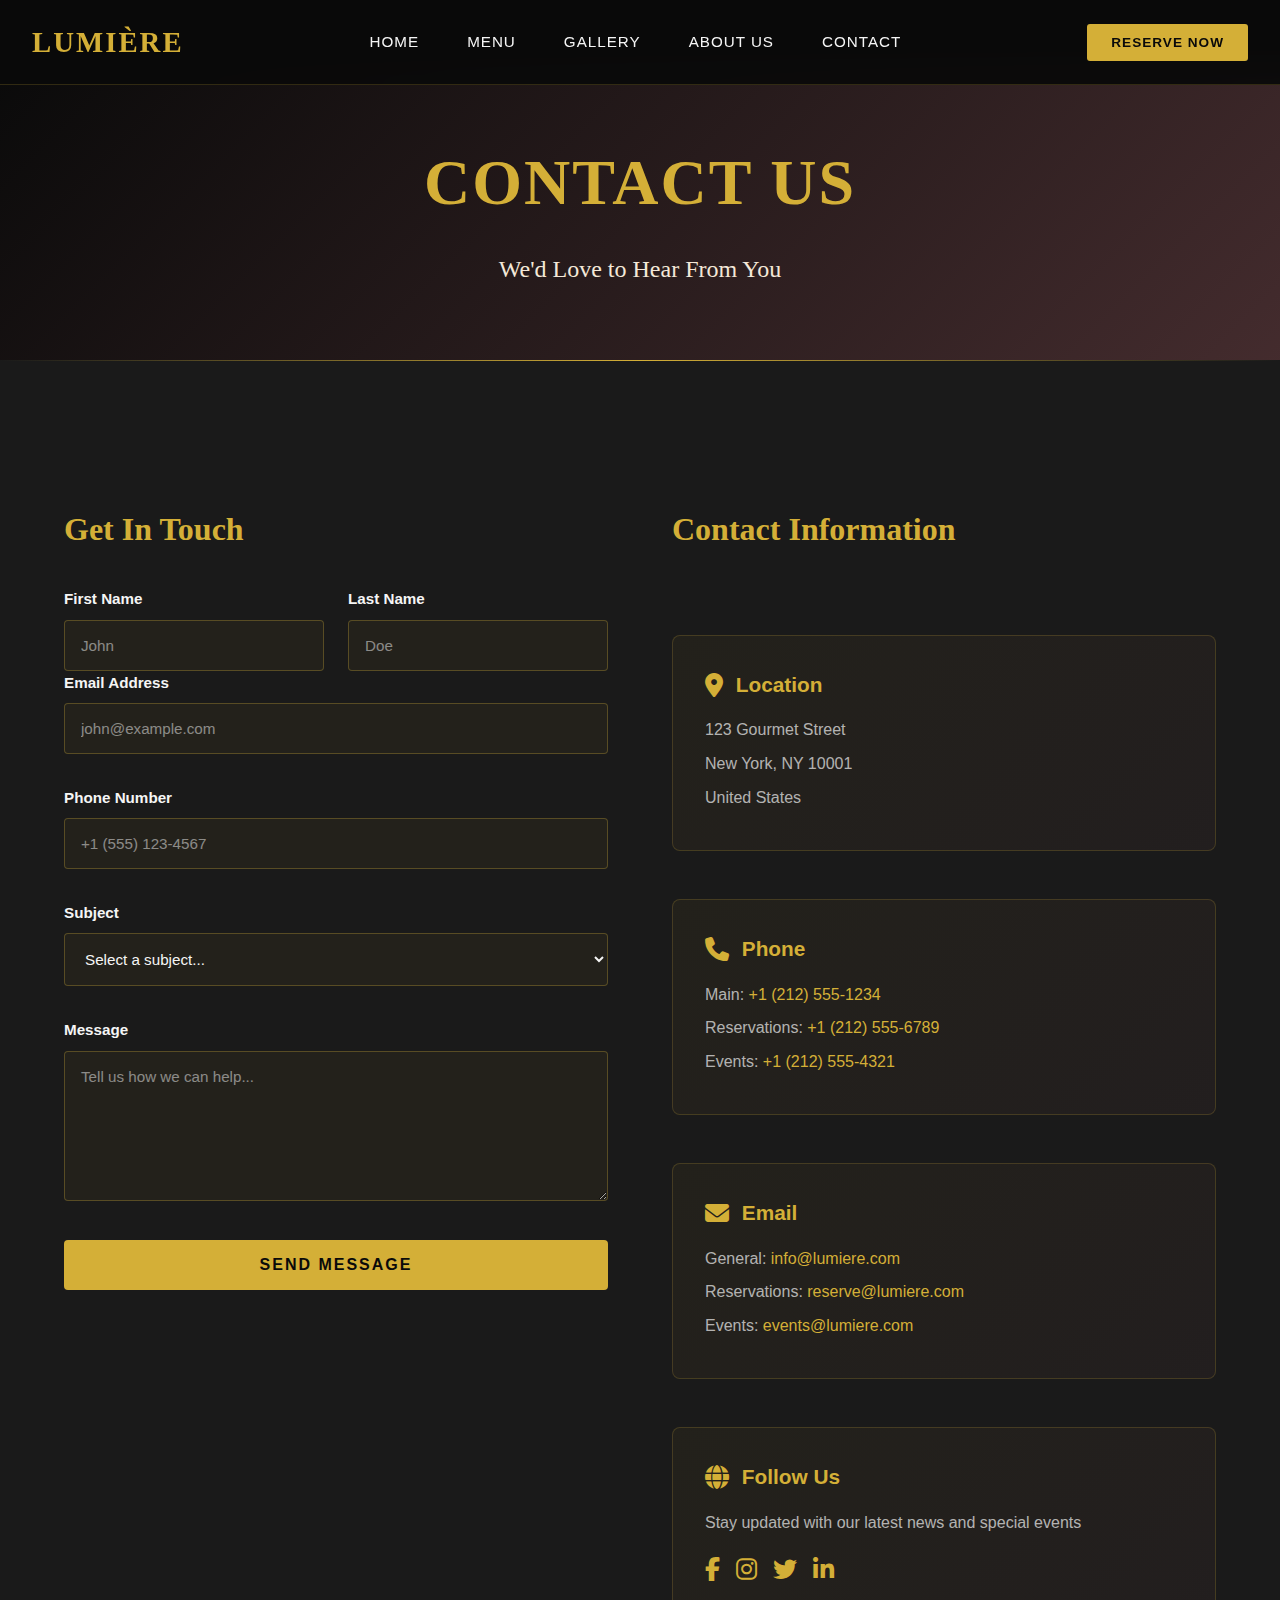
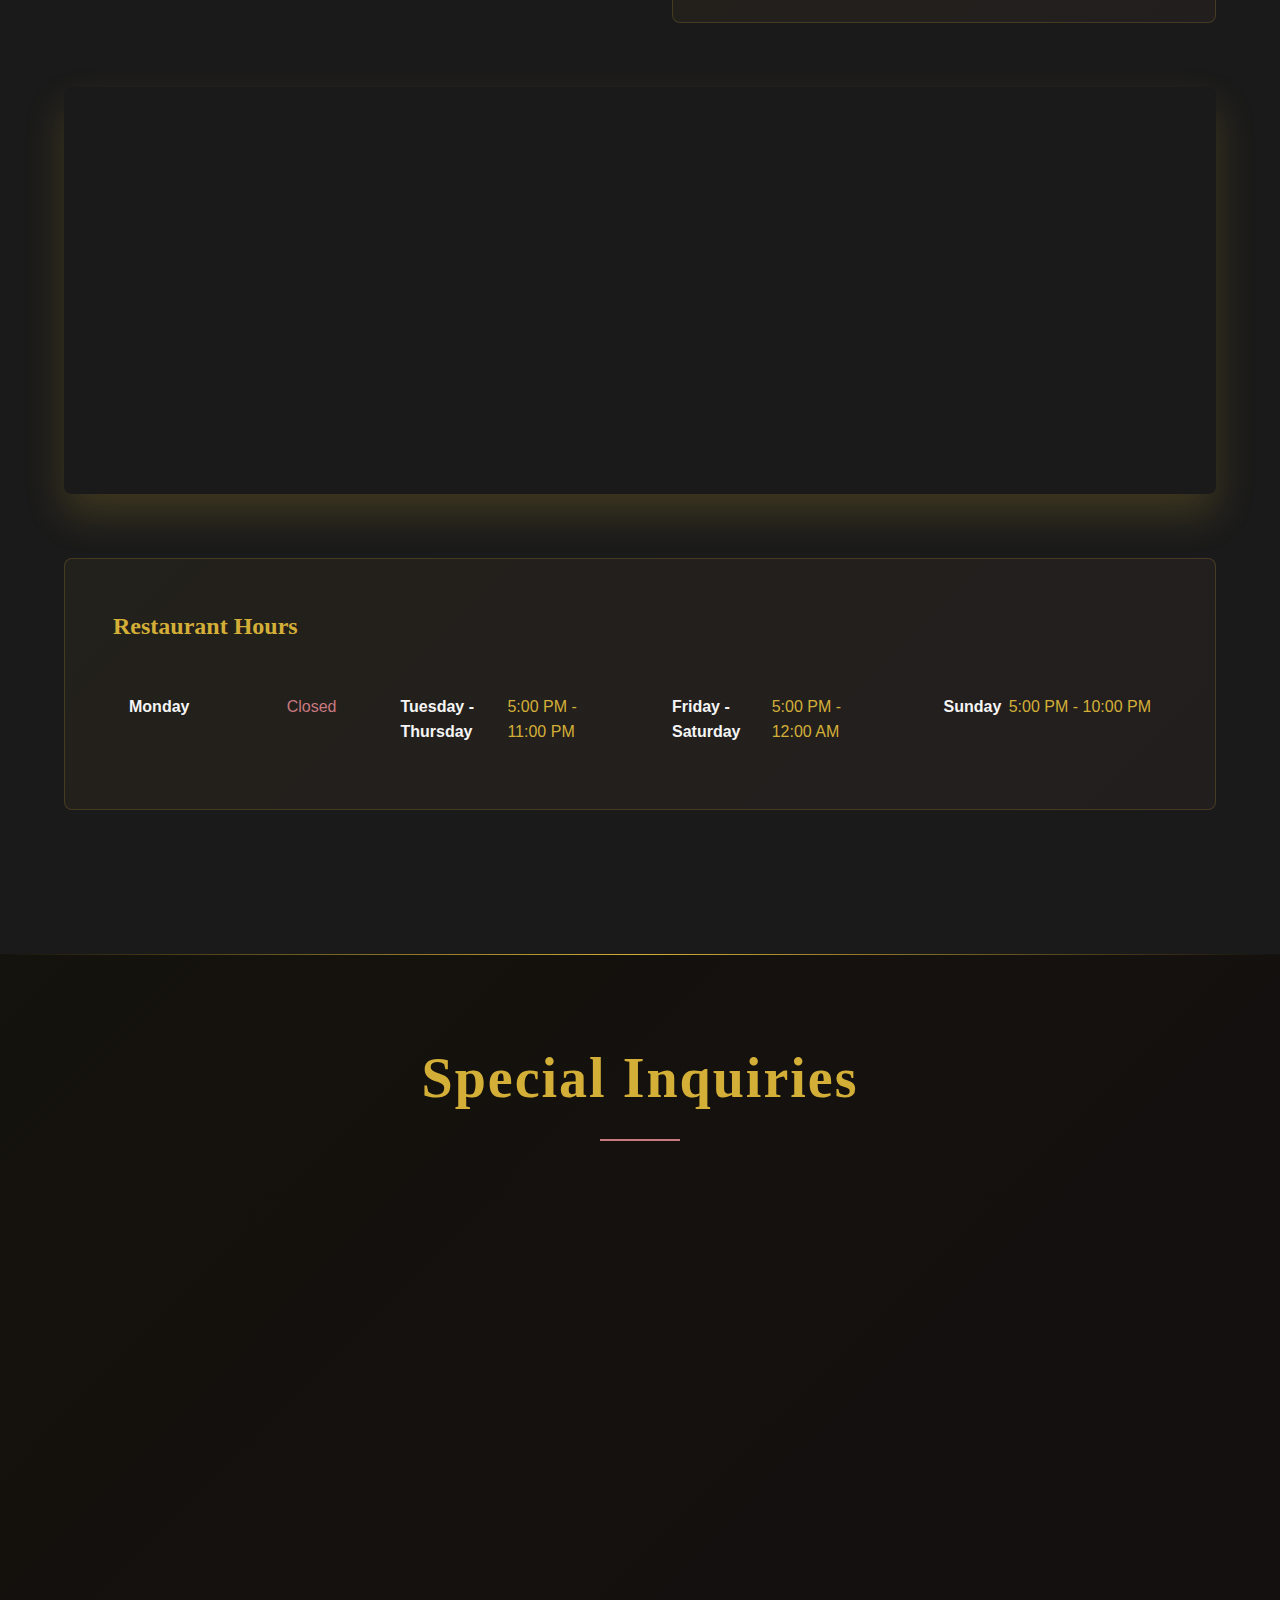
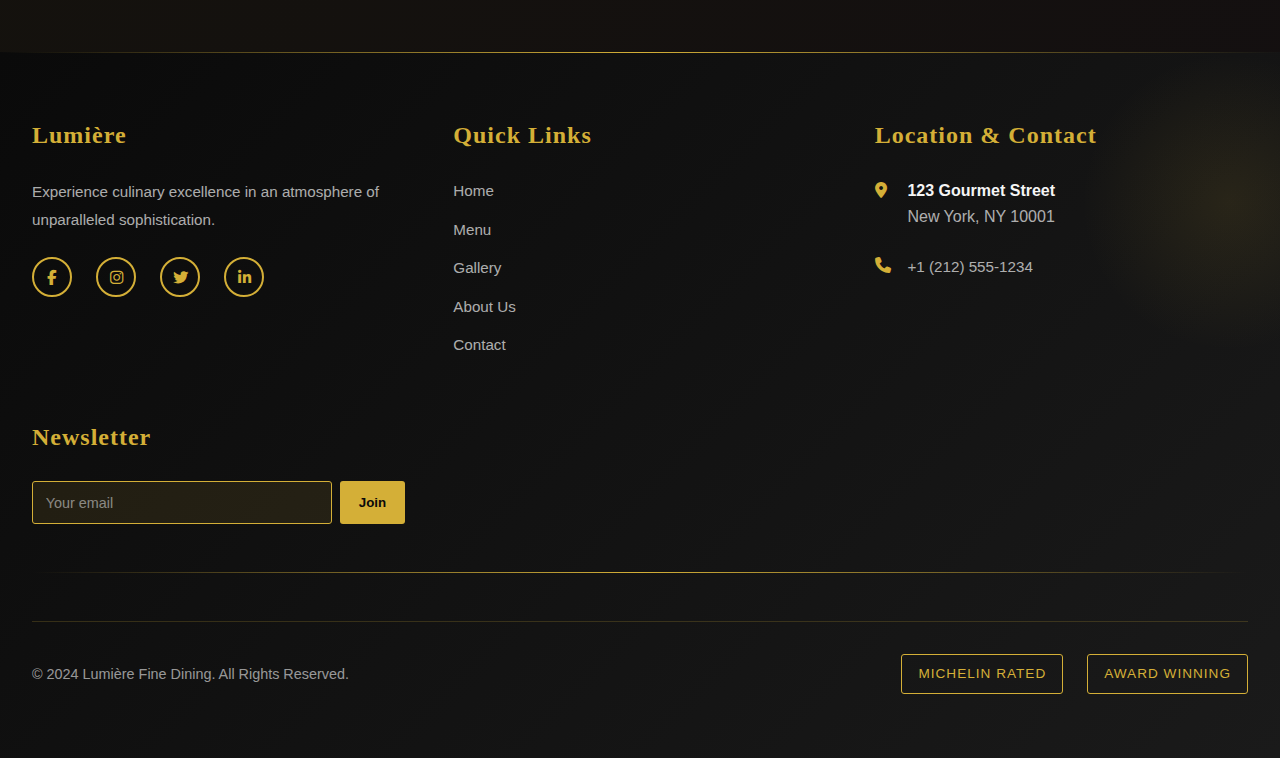
<file: contact.html>
<!DOCTYPE html>
<html lang="en">
<head>
    <meta charset="UTF-8">
    <meta name="viewport" content="width=device-width, initial-scale=1.0">
    <title>Contact Us - Lumière Restaurant</title>
    <link href="https://cdnjs.cloudflare.com/ajax/libs/font-awesome/6.4.0/css/all.min.css" rel="stylesheet">
    <link rel="stylesheet" href="styles.css">
    <style>
        .contact-container {
            max-width: 1400px;
            margin: 0 auto;
            padding: 4rem 2rem;
        }

        .contact-grid {
            display: grid;
            grid-template-columns: 1fr 1fr;
            gap: 4rem;
        }

        .contact-form-section h3 {
            font-family: 'Playfair Display', serif;
            font-size: 2rem;
            color: var(--primary-gold);
            margin-bottom: 2rem;
        }

        .form-group {
            margin-bottom: 2rem;
            animation: fadeInUp 0.8s ease-out;
            animation-fill-mode: both;
        }

        .form-group:nth-child(1) { animation-delay: 0.1s; }
        .form-group:nth-child(2) { animation-delay: 0.15s; }
        .form-group:nth-child(3) { animation-delay: 0.2s; }
        .form-group:nth-child(4) { animation-delay: 0.25s; }
        .form-group:nth-child(5) { animation-delay: 0.3s; }
        .form-group:nth-child(6) { animation-delay: 0.35s; }

        .form-group label {
            display: block;
            margin-bottom: 0.5rem;
            color: var(--text-light);
            font-weight: 600;
            font-size: 0.95rem;
        }

        .form-group input,
        .form-group textarea,
        .form-group select {
            width: 100%;
            padding: 1rem;
            background: rgba(212, 175, 55, 0.05);
            border: 1px solid rgba(212, 175, 55, 0.3);
            color: var(--text-light);
            border-radius: 4px;
            font-family: 'Montserrat', sans-serif;
            font-size: 0.95rem;
            transition: all 0.3s ease;
        }

        .form-group input::placeholder,
        .form-group textarea::placeholder {
            color: rgba(245, 245, 245, 0.5);
        }

        .form-group input:focus,
        .form-group textarea:focus,
        .form-group select:focus {
            outline: none;
            border-color: var(--primary-gold);
            background: rgba(212, 175, 55, 0.1);
            box-shadow: 0 0 10px rgba(212, 175, 55, 0.2);
        }

        .form-group textarea {
            resize: vertical;
            min-height: 150px;
        }

        .form-row {
            display: grid;
            grid-template-columns: 1fr 1fr;
            gap: 1.5rem;
        }

        .form-row .form-group {
            margin-bottom: 0;
        }

        .submit-btn {
            background: var(--primary-gold);
            color: var(--dark-bg);
            padding: 1rem 3rem;
            border: none;
            border-radius: 4px;
            font-weight: 700;
            cursor: pointer;
            font-size: 1rem;
            text-transform: uppercase;
            letter-spacing: 2px;
            transition: all 0.3s ease;
            width: 100%;
        }

        .submit-btn:hover {
            transform: translateY(-3px);
            box-shadow: 0 10px 25px rgba(212, 175, 55, 0.4);
        }

        .submit-btn:active {
            transform: translateY(-1px);
        }

        /* Contact Info Section */
        .contact-info-section {
            display: flex;
            flex-direction: column;
            gap: 3rem;
        }

        .contact-info-section h3 {
            font-family: 'Playfair Display', serif;
            font-size: 2rem;
            color: var(--primary-gold);
            margin-bottom: 2rem;
        }

        .contact-card {
            background: linear-gradient(135deg, rgba(212, 175, 55, 0.05) 0%, rgba(201, 121, 128, 0.05) 100%);
            padding: 2rem;
            border: 1px solid rgba(212, 175, 55, 0.2);
            border-radius: 8px;
            transition: all 0.4s ease;
            animation: fadeInUp 0.8s ease-out;
            animation-fill-mode: both;
        }

        .contact-card:nth-child(2) { animation-delay: 0.1s; }
        .contact-card:nth-child(3) { animation-delay: 0.2s; }
        .contact-card:nth-child(4) { animation-delay: 0.3s; }

        .contact-card:hover {
            border-color: var(--primary-gold);
            background: linear-gradient(135deg, rgba(212, 175, 55, 0.15) 0%, rgba(201, 121, 128, 0.1) 100%);
            transform: translateY(-5px);
        }

        .contact-card h4 {
            color: var(--primary-gold);
            margin-bottom: 1rem;
            font-size: 1.3rem;
            display: flex;
            align-items: center;
            gap: 0.8rem;
        }

        .contact-card i {
            font-size: 1.5rem;
        }

        .contact-card p {
            color: rgba(245, 245, 245, 0.7);
            margin-bottom: 0.5rem;
        }

        .contact-card a {
            color: var(--primary-gold);
            text-decoration: none;
            transition: all 0.3s ease;
        }

        .contact-card a:hover {
            color: var(--accent-rose);
        }

        /* Map Section */
        .map-section {
            margin-top: 4rem;
            border-radius: 8px;
            overflow: hidden;
            box-shadow: 0 20px 40px rgba(212, 175, 55, 0.2);
        }

        .map-section iframe {
            width: 100%;
            height: 400px;
            border: none;
        }

        /* Availability Section */
        .availability-section {
            margin-top: 4rem;
            background: linear-gradient(135deg, rgba(212, 175, 55, 0.05) 0%, rgba(201, 121, 128, 0.05) 100%);
            padding: 3rem;
            border-radius: 8px;
            border: 1px solid rgba(212, 175, 55, 0.2);
        }

        .availability-section h3 {
            font-family: 'Playfair Display', serif;
            font-size: 1.5rem;
            color: var(--primary-gold);
            margin-bottom: 2rem;
        }

        .availability-grid {
            display: grid;
            grid-template-columns: repeat(auto-fit, minmax(200px, 1fr));
            gap: 2rem;
        }

        .availability-item {
            display: flex;
            justify-content: space-between;
            padding: 1rem;
            border-bottom: 1px solid rgba(212, 175, 55, 0.2);
        }

        .availability-item:last-child {
            border-bottom: none;
        }

        .availability-item .day {
            color: var(--text-light);
            font-weight: 600;
        }

        .availability-item .time {
            color: var(--primary-gold);
        }

        .closed {
            color: var(--accent-rose);
        }

        @media (max-width: 768px) {
            .contact-grid {
                grid-template-columns: 1fr;
                gap: 2rem;
            }

            .form-row {
                grid-template-columns: 1fr;
            }

            .map-section iframe {
                height: 300px;
            }

            .availability-grid {
                grid-template-columns: 1fr;
            }
        }
    </style>
</head>
<body>

    <!-- ===== HEADER ===== -->
    <header>
        <nav>
            <div class="logo">Lumière</div>
            <ul class="nav-menu">
                <li><a href="index.html">Home</a></li>
                <li><a href="menu.html">Menu</a></li>
                <li><a href="gallery.html">Gallery</a></li>
                <li><a href="about.html">About Us</a></li>
                <li><a href="contact.html">Contact</a></li>
            </ul>
            <div class="header-cta">
                <button class="reserve-btn">Reserve Now</button>
                <button class="menu-toggle"><i class="fas fa-bars"></i></button>
            </div>
        </nav>
    </header>

    <!-- ===== PAGE BANNER ===== -->
    <section class="page-banner" style="background-image: url('https://images.unsplash.com/photo-1504674900968-8873fac614b7?w=1200&h=400&fit=crop');">
        <div class="banner-overlay"></div>
        <div class="banner-content">
            <h1>Contact Us</h1>
            <p>We'd Love to Hear From You</p>
        </div>
    </section>

    <!-- ===== CONTACT SECTION ===== -->
    <section class="menu-section">
        <div class="contact-container">
            <div class="contact-grid">
                <!-- Contact Form -->
                <div class="contact-form-section">
                    <h3>Get In Touch</h3>
                    <form id="contactForm">
                        <div class="form-row">
                            <div class="form-group">
                                <label for="firstName">First Name</label>
                                <input type="text" id="firstName" name="firstName" placeholder="John" required>
                            </div>
                            <div class="form-group">
                                <label for="lastName">Last Name</label>
                                <input type="text" id="lastName" name="lastName" placeholder="Doe" required>
                            </div>
                        </div>

                        <div class="form-group">
                            <label for="email">Email Address</label>
                            <input type="email" id="email" name="email" placeholder="john@example.com" required>
                        </div>

                        <div class="form-group">
                            <label for="phone">Phone Number</label>
                            <input type="tel" id="phone" name="phone" placeholder="+1 (555) 123-4567" required>
                        </div>

                        <div class="form-group">
                            <label for="subject">Subject</label>
                            <select id="subject" name="subject" required>
                                <option value="">Select a subject...</option>
                                <option value="reservation">Reservation Inquiry</option>
                                <option value="events">Private Events</option>
                                <option value="feedback">Feedback</option>
                                <option value="special">Special Requests</option>
                                <option value="other">Other</option>
                            </select>
                        </div>

                        <div class="form-group">
                            <label for="message">Message</label>
                            <textarea id="message" name="message" placeholder="Tell us how we can help..." required></textarea>
                        </div>

                        <button type="submit" class="submit-btn">Send Message</button>
                    </form>
                </div>

                <!-- Contact Info -->
                <div class="contact-info-section">
                    <h3>Contact Information</h3>

                    <div class="contact-card">
                        <h4><i class="fas fa-map-marker-alt"></i> Location</h4>
                        <p>123 Gourmet Street</p>
                        <p>New York, NY 10001</p>
                        <p>United States</p>
                    </div>

                    <div class="contact-card">
                        <h4><i class="fas fa-phone"></i> Phone</h4>
                        <p>Main: <a href="tel:+12125551234">+1 (212) 555-1234</a></p>
                        <p>Reservations: <a href="tel:+12125556789">+1 (212) 555-6789</a></p>
                        <p>Events: <a href="tel:+12125554321">+1 (212) 555-4321</a></p>
                    </div>

                    <div class="contact-card">
                        <h4><i class="fas fa-envelope"></i> Email</h4>
                        <p>General: <a href="mailto:info@lumiere.com">info@lumiere.com</a></p>
                        <p>Reservations: <a href="mailto:reserve@lumiere.com">reserve@lumiere.com</a></p>
                        <p>Events: <a href="mailto:events@lumiere.com">events@lumiere.com</a></p>
                    </div>

                    <div class="contact-card">
                        <h4><i class="fas fa-globe"></i> Follow Us</h4>
                        <p>Stay updated with our latest news and special events</p>
                        <div style="display: flex; gap: 1rem; margin-top: 1rem;">
                            <a href="#" style="font-size: 1.5rem; color: var(--primary-gold);"><i class="fab fa-facebook-f"></i></a>
                            <a href="#" style="font-size: 1.5rem; color: var(--primary-gold);"><i class="fab fa-instagram"></i></a>
                            <a href="#" style="font-size: 1.5rem; color: var(--primary-gold);"><i class="fab fa-twitter"></i></a>
                            <a href="#" style="font-size: 1.5rem; color: var(--primary-gold);"><i class="fab fa-linkedin-in"></i></a>
                        </div>
                    </div>
                </div>
            </div>

            <!-- Map -->
            <div class="map-section">
                <iframe src="https://www.google.com/maps/embed?pb=!1m18!1m12!1m3!1d3024.1234567890!2d-74.0089!3d40.7128!2m3!1f0!2f0!3f0!3m2!1i1024!2i768!4f13.1!3m3!1m2!1s0x0%3A0x0!2zNDDCsDQyJzQ2LjEiTiA3NMKwMDAnMzIuMiJX!5e0!3m2!1sen!2sus!4v" allowfullscreen="" loading="lazy" referrerpolicy="no-referrer-when-downgrade"></iframe>
            </div>

            <!-- Availability -->
            <div class="availability-section">
                <h3>Restaurant Hours</h3>
                <div class="availability-grid">
                    <div>
                        <div class="availability-item">
                            <span class="day">Monday</span>
                            <span class="closed">Closed</span>
                        </div>
                    </div>
                    <div>
                        <div class="availability-item">
                            <span class="day">Tuesday - Thursday</span>
                            <span class="time">5:00 PM - 11:00 PM</span>
                        </div>
                    </div>
                    <div>
                        <div class="availability-item">
                            <span class="day">Friday - Saturday</span>
                            <span class="time">5:00 PM - 12:00 AM</span>
                        </div>
                    </div>
                    <div>
                        <div class="availability-item">
                            <span class="day">Sunday</span>
                            <span class="time">5:00 PM - 10:00 PM</span>
                        </div>
                    </div>
                </div>
            </div>
        </div>
    </section>

    <!-- ===== SPECIAL INQUIRIES ===== -->
    <section class="menu-section" style="background: linear-gradient(135deg, rgba(212, 175, 55, 0.05) 0%, rgba(201, 121, 128, 0.05) 100%);">
        <div class="section-header">
            <h2>Special Inquiries</h2>
            <div class="divider"></div>
        </div>

        <div class="values-grid">
            <div class="value-card">
                <div class="value-icon"><i class="fas fa-ring"></i></div>
                <h4>Private Events</h4>
                <p>
                    Host your wedding, anniversary, or special celebration in our elegant dining spaces. 
                    Contact our events team for customized packages.
                </p>
            </div>

            <div class="value-card">
                <div class="value-icon"><i class="fas fa-utensils"></i></div>
                <h4>Custom Menus</h4>
                <p>
                    Work with our chef to create a bespoke menu tailored to your preferences and dietary requirements.
                </p>
            </div>

            <div class="value-card">
                <div class="value-icon"><i class="fas fa-users"></i></div>
                <h4>Group Reservations</h4>
                <p>
                    Plan a corporate event or group dining experience. We accommodate groups of all sizes with 
                    advance notice.
                </p>
            </div>

            <div class="value-card">
                <div class="value-icon"><i class="fas fa-wine-glass-alt"></i></div>
                <h4>Wine Tastings</h4>
                <p>
                    Join our sommelier for exclusive wine tastings and pairings. Call for availability and details.
                </p>
            </div>
        </div>
    </section>

    <!-- ===== FOOTER ===== -->
    <footer>
        <div class="footer-content">
            <div class="footer-column">
                <h4>Lumière</h4>
                <p style="color: rgba(245, 245, 245, 0.7); font-size: 0.95rem; line-height: 1.8;">
                    Experience culinary excellence in an atmosphere of unparalleled sophistication.
                </p>
                <div class="social-links">
                    <a href="#" title="Facebook"><i class="fab fa-facebook-f"></i></a>
                    <a href="#" title="Instagram"><i class="fab fa-instagram"></i></a>
                    <a href="#" title="Twitter"><i class="fab fa-twitter"></i></a>
                    <a href="#" title="LinkedIn"><i class="fab fa-linkedin-in"></i></a>
                </div>
            </div>

            <div class="footer-column">
                <h4>Quick Links</h4>
                <ul>
                    <li><a href="index.html">Home</a></li>
                    <li><a href="menu.html">Menu</a></li>
                    <li><a href="gallery.html">Gallery</a></li>
                    <li><a href="about.html">About Us</a></li>
                    <li><a href="contact.html">Contact</a></li>
                </ul>
            </div>

            <div class="footer-column">
                <h4>Location & Contact</h4>
                <div class="contact-info">
                    <i class="fas fa-map-marker-alt"></i>
                    <div>
                        <strong style="color: var(--text-light);">123 Gourmet Street</strong><br>
                        <span style="color: rgba(245, 245, 245, 0.7);">New York, NY 10001</span>
                    </div>
                </div>
                <div class="contact-info" style="margin-top: 1.5rem;">
                    <i class="fas fa-phone"></i>
                    <div><a href="tel:+12125551234" style="color: rgba(245, 245, 245, 0.7); text-decoration: none;">+1 (212) 555-1234</a></div>
                </div>
            </div>

            <div class="footer-column">
                <h4>Newsletter</h4>
                <div class="newsletter">
                    <input type="email" placeholder="Your email">
                    <button>Join</button>
                </div>
            </div>
        </div>

        <div class="footer-divider"></div>

        <div class="footer-bottom">
            <div class="copyright">
                &copy; 2024 Lumière Fine Dining. All Rights Reserved.
            </div>
            <div class="footer-badges">
                <div class="badge">Michelin Rated</div>
                <div class="badge">Award Winning</div>
            </div>
        </div>
    </footer>

    <script src="script.js"></script>
    <script>
        document.getElementById('contactForm').addEventListener('submit', function(e) {
            e.preventDefault();
            
            // Get form values
            const firstName = document.getElementById('firstName').value;
            const lastName = document.getElementById('lastName').value;
            const email = document.getElementById('email').value;
            const phone = document.getElementById('phone').value;
            const subject = document.getElementById('subject').value;
            const message = document.getElementById('message').value;
            
            // Simple validation and success message
            alert(`Thank you, ${firstName}! Your message has been sent. We'll get back to you soon at ${email}`);
            
            // Reset form
            this.reset();
        });
    </script>
</body>
</html>
</file>
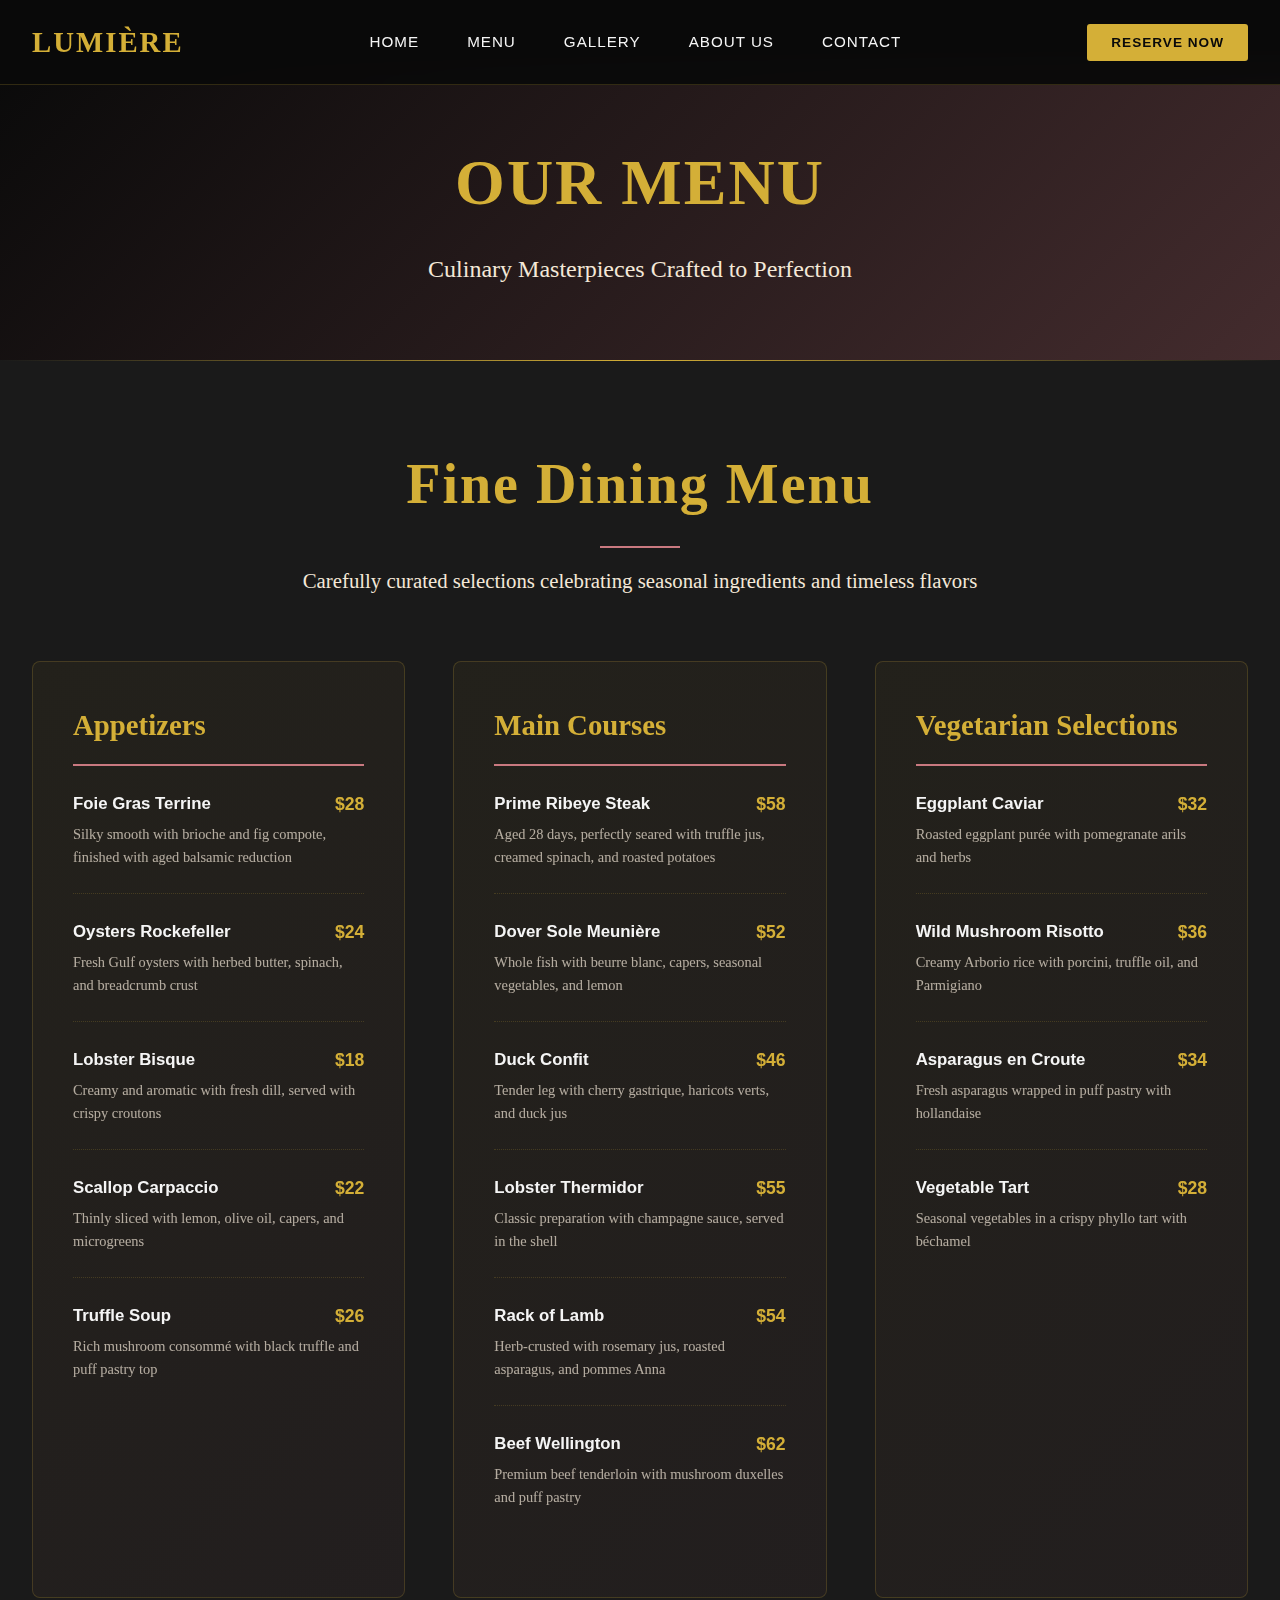
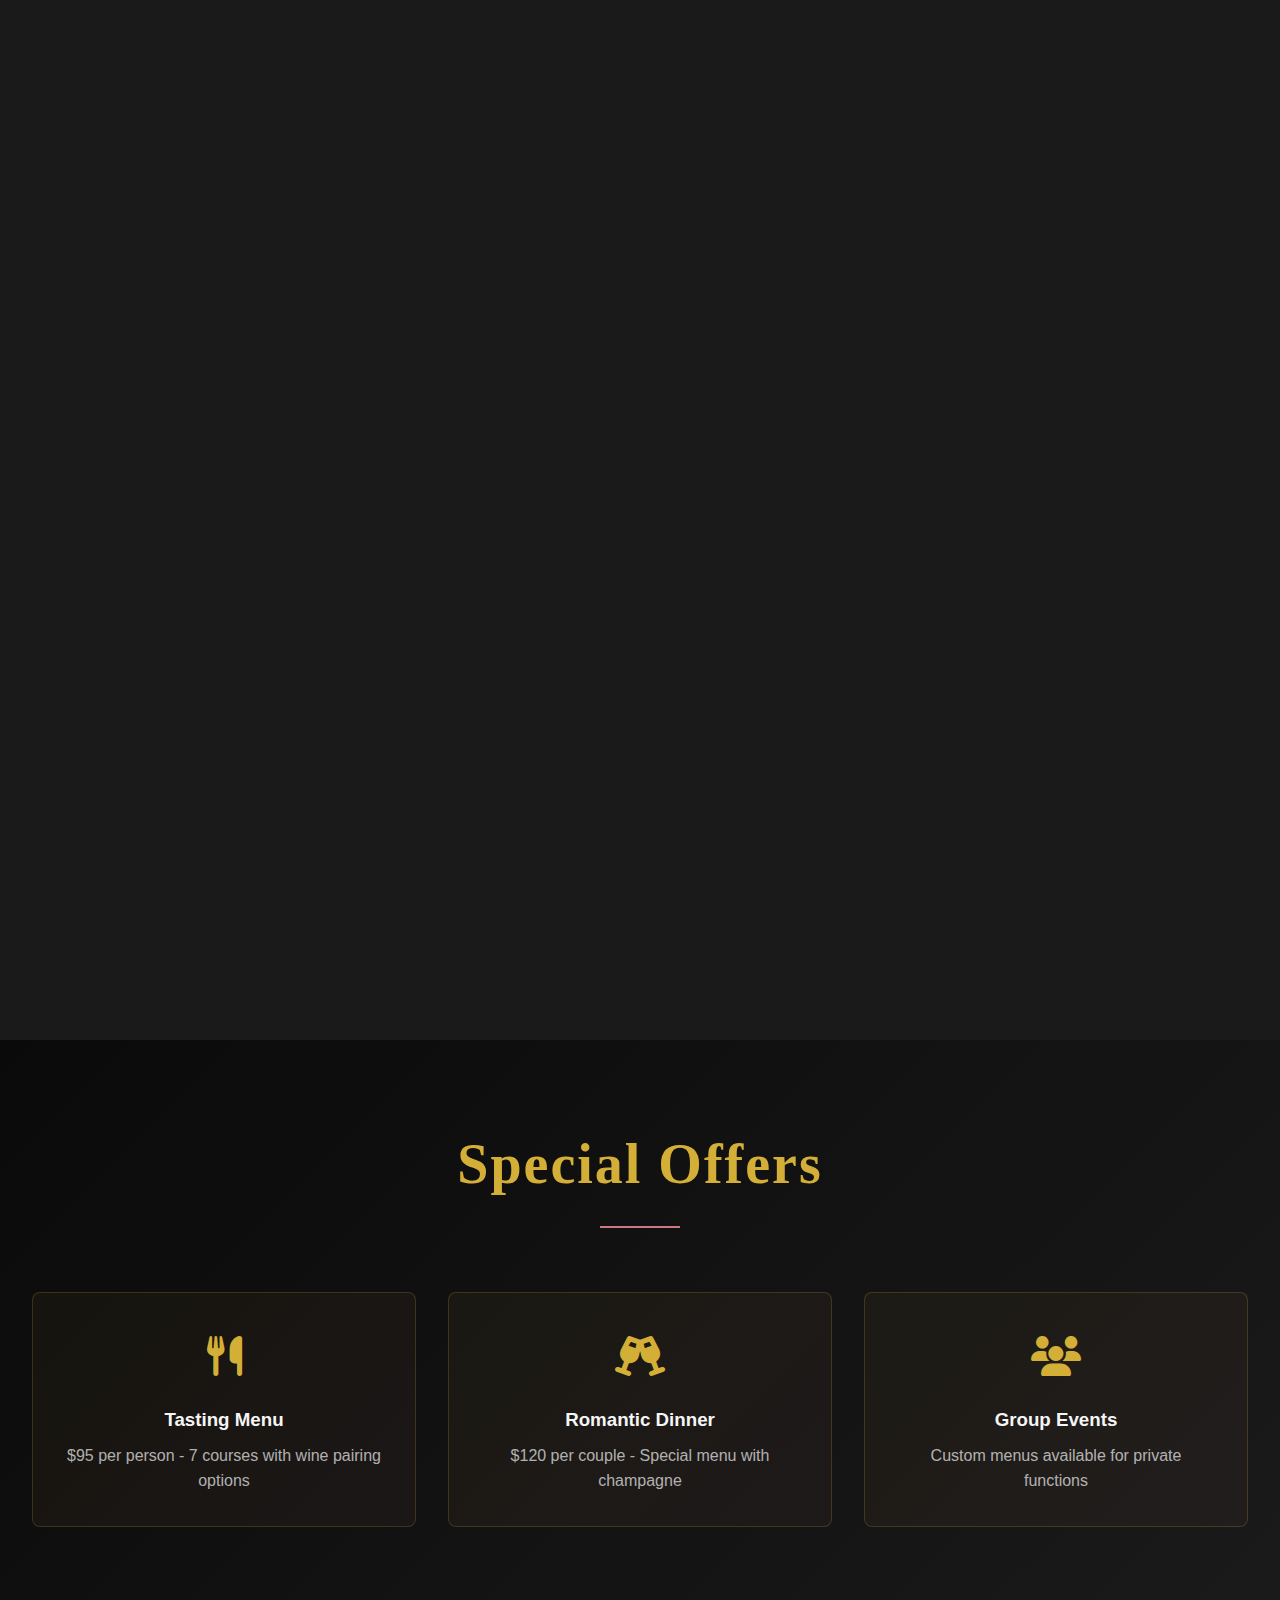
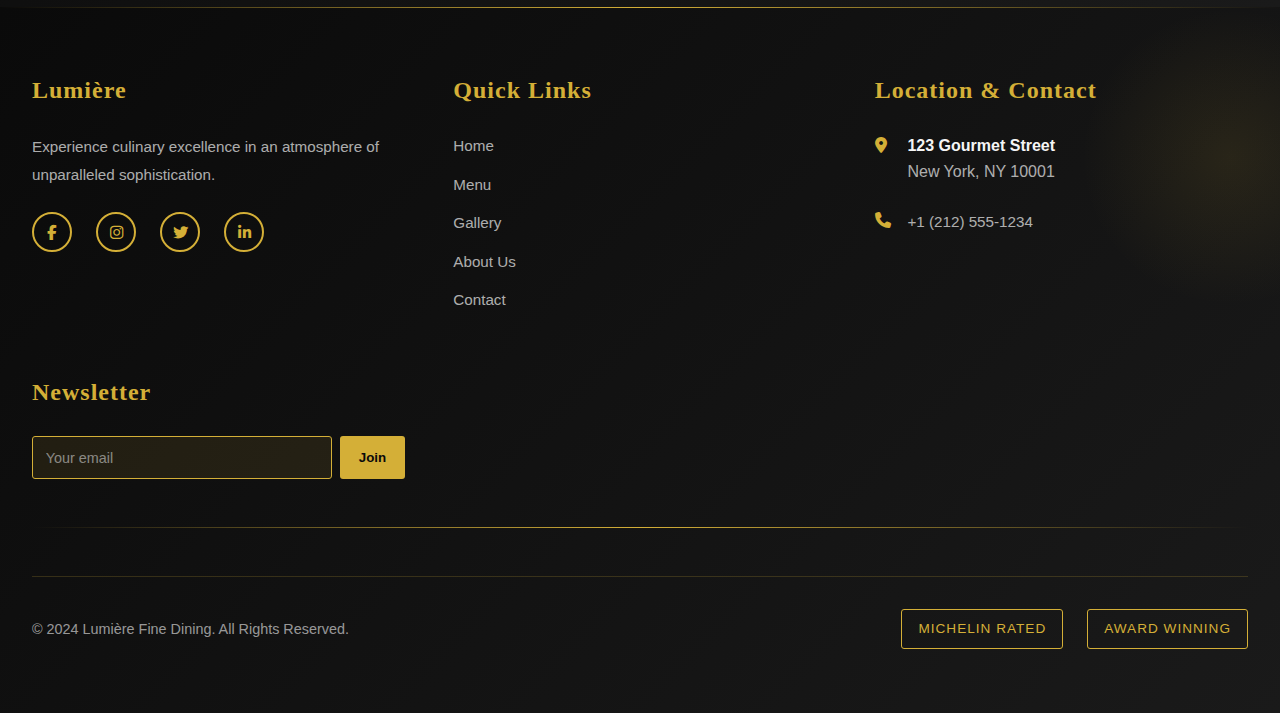
<file: menu.html>
<!DOCTYPE html>
<html lang="en">
<head>
    <meta charset="UTF-8">
    <meta name="viewport" content="width=device-width, initial-scale=1.0">
    <title>Menu - Lumière Restaurant</title>
    <link href="https://cdnjs.cloudflare.com/ajax/libs/font-awesome/6.4.0/css/all.min.css" rel="stylesheet">
    <link rel="stylesheet" href="styles.css">
</head>
<body>

    <!-- ===== HEADER ===== -->
    <header>
        <nav>
            <div class="logo">Lumière</div>
            <ul class="nav-menu">
                <li><a href="index.html">Home</a></li>
                <li><a href="menu.html">Menu</a></li>
                <li><a href="gallery.html">Gallery</a></li>
                <li><a href="about.html">About Us</a></li>
                <li><a href="contact.html">Contact</a></li>
            </ul>
            <div class="header-cta">
                <button class="reserve-btn">Reserve Now</button>
                <button class="menu-toggle"><i class="fas fa-bars"></i></button>
            </div>
        </nav>
    </header>

    <!-- ===== PAGE BANNER ===== -->
    <section class="page-banner" style="background-image: url('https://images.unsplash.com/photo-1504674900968-8873fac614b7?w=1200&h=400&fit=crop');">
        <div class="banner-overlay"></div>
        <div class="banner-content">
            <h1>Our Menu</h1>
            <p>Culinary Masterpieces Crafted to Perfection</p>
        </div>
    </section>

    <!-- ===== MENU SECTION ===== -->
    <section class="menu-section">
        <div class="section-header">
            <h2>Fine Dining Menu</h2>
            <div class="divider"></div>
            <p>Carefully curated selections celebrating seasonal ingredients and timeless flavors</p>
        </div>

        <div class="menu-container">
            <!-- APPETIZERS -->
            <div class="menu-category">
                <h3>Appetizers</h3>
                <div class="menu-item">
                    <div class="item-header">
                        <div class="item-name">Foie Gras Terrine</div>
                        <div class="item-price">$28</div>
                    </div>
                    <div class="item-description">Silky smooth with brioche and fig compote, finished with aged balsamic reduction</div>
                </div>
                <div class="menu-item">
                    <div class="item-header">
                        <div class="item-name">Oysters Rockefeller</div>
                        <div class="item-price">$24</div>
                    </div>
                    <div class="item-description">Fresh Gulf oysters with herbed butter, spinach, and breadcrumb crust</div>
                </div>
                <div class="menu-item">
                    <div class="item-header">
                        <div class="item-name">Lobster Bisque</div>
                        <div class="item-price">$18</div>
                    </div>
                    <div class="item-description">Creamy and aromatic with fresh dill, served with crispy croutons</div>
                </div>
                <div class="menu-item">
                    <div class="item-header">
                        <div class="item-name">Scallop Carpaccio</div>
                        <div class="item-price">$22</div>
                    </div>
                    <div class="item-description">Thinly sliced with lemon, olive oil, capers, and microgreens</div>
                </div>
                <div class="menu-item">
                    <div class="item-header">
                        <div class="item-name">Truffle Soup</div>
                        <div class="item-price">$26</div>
                    </div>
                    <div class="item-description">Rich mushroom consommé with black truffle and puff pastry top</div>
                </div>
            </div>

            <!-- MAIN COURSES -->
            <div class="menu-category">
                <h3>Main Courses</h3>
                <div class="menu-item">
                    <div class="item-header">
                        <div class="item-name">Prime Ribeye Steak</div>
                        <div class="item-price">$58</div>
                    </div>
                    <div class="item-description">Aged 28 days, perfectly seared with truffle jus, creamed spinach, and roasted potatoes</div>
                </div>
                <div class="menu-item">
                    <div class="item-header">
                        <div class="item-name">Dover Sole Meunière</div>
                        <div class="item-price">$52</div>
                    </div>
                    <div class="item-description">Whole fish with beurre blanc, capers, seasonal vegetables, and lemon</div>
                </div>
                <div class="menu-item">
                    <div class="item-header">
                        <div class="item-name">Duck Confit</div>
                        <div class="item-price">$46</div>
                    </div>
                    <div class="item-description">Tender leg with cherry gastrique, haricots verts, and duck jus</div>
                </div>
                <div class="menu-item">
                    <div class="item-header">
                        <div class="item-name">Lobster Thermidor</div>
                        <div class="item-price">$55</div>
                    </div>
                    <div class="item-description">Classic preparation with champagne sauce, served in the shell</div>
                </div>
                <div class="menu-item">
                    <div class="item-header">
                        <div class="item-name">Rack of Lamb</div>
                        <div class="item-price">$54</div>
                    </div>
                    <div class="item-description">Herb-crusted with rosemary jus, roasted asparagus, and pommes Anna</div>
                </div>
                <div class="menu-item">
                    <div class="item-header">
                        <div class="item-name">Beef Wellington</div>
                        <div class="item-price">$62</div>
                    </div>
                    <div class="item-description">Premium beef tenderloin with mushroom duxelles and puff pastry</div>
                </div>
            </div>

            <!-- VEGETARIAN OPTIONS -->
            <div class="menu-category">
                <h3>Vegetarian Selections</h3>
                <div class="menu-item">
                    <div class="item-header">
                        <div class="item-name">Eggplant Caviar</div>
                        <div class="item-price">$32</div>
                    </div>
                    <div class="item-description">Roasted eggplant purée with pomegranate arils and herbs</div>
                </div>
                <div class="menu-item">
                    <div class="item-header">
                        <div class="item-name">Wild Mushroom Risotto</div>
                        <div class="item-price">$36</div>
                    </div>
                    <div class="item-description">Creamy Arborio rice with porcini, truffle oil, and Parmigiano</div>
                </div>
                <div class="menu-item">
                    <div class="item-header">
                        <div class="item-name">Asparagus en Croute</div>
                        <div class="item-price">$34</div>
                    </div>
                    <div class="item-description">Fresh asparagus wrapped in puff pastry with hollandaise</div>
                </div>
                <div class="menu-item">
                    <div class="item-header">
                        <div class="item-name">Vegetable Tart</div>
                        <div class="item-price">$28</div>
                    </div>
                    <div class="item-description">Seasonal vegetables in a crispy phyllo tart with béchamel</div>
                </div>
            </div>

            <!-- DESSERTS -->
            <div class="menu-category">
                <h3>Desserts</h3>
                <div class="menu-item">
                    <div class="item-header">
                        <div class="item-name">Chocolate Soufflé</div>
                        <div class="item-price">$16</div>
                    </div>
                    <div class="item-description">Warm and decadent with vanilla crème anglaise and gold leaf</div>
                </div>
                <div class="menu-item">
                    <div class="item-header">
                        <div class="item-name">Crème Brûlée</div>
                        <div class="item-price">$14</div>
                    </div>
                    <div class="item-description">Classic preparation with Madagascar vanilla and caramelized sugar</div>
                </div>
                <div class="menu-item">
                    <div class="item-header">
                        <div class="item-name">Tarte Tatin</div>
                        <div class="item-price">$15</div>
                    </div>
                    <div class="item-description">Caramelized apples with puff pastry and vanilla ice cream</div>
                </div>
                <div class="menu-item">
                    <div class="item-header">
                        <div class="item-name">Panna Cotta</div>
                        <div class="item-price">$13</div>
                    </div>
                    <div class="item-description">Silky cream with berry coulis and edible flowers</div>
                </div>
                <div class="menu-item">
                    <div class="item-header">
                        <div class="item-name">Grand Marnier Soufflé</div>
                        <div class="item-price">$18</div>
                    </div>
                    <div class="item-description">Light orange-flavored soufflé with Grand Marnier sauce</div>
                </div>
                <div class="menu-item">
                    <div class="item-header">
                        <div class="item-name">Profiteroles</div>
                        <div class="item-price">$12</div>
                    </div>
                    <div class="item-description">Delicate pastry puffs with vanilla cream and chocolate sauce</div>
                </div>
            </div>

            <!-- WINE PAIRINGS -->
            <div class="menu-category">
                <h3>Wine Selections</h3>
                <div class="menu-item">
                    <div class="item-header">
                        <div class="item-name">Château Margaux 2015</div>
                        <div class="item-price">$120</div>
                    </div>
                    <div class="item-description">Bordeaux - Elegant and complex, perfect with main courses</div>
                </div>
                <div class="menu-item">
                    <div class="item-header">
                        <div class="item-name">Sancerre Blanc 2021</div>
                        <div class="item-price">$48</div>
                    </div>
                    <div class="item-description">Loire Valley - Crisp and mineral, ideal for seafood</div>
                </div>
                <div class="menu-item">
                    <div class="item-header">
                        <div class="item-name">Dom Pérignon 2012</div>
                        <div class="item-price">$95</div>
                    </div>
                    <div class="item-description">Champagne - Refined and celebratory</div>
                </div>
                <div class="menu-item">
                    <div class="item-header">
                        <div class="item-name">Barolo DOCG 2016</div>
                        <div class="item-price">$75</div>
                    </div>
                    <div class="item-description">Piedmont - Robust and structured, pairs beautifully with red meats</div>
                </div>
            </div>
        </div>
    </section>

    <!-- ===== SPECIAL OFFERS ===== -->
    <section class="special-offers">
        <div class="section-header">
            <h2>Special Offers</h2>
            <div class="divider"></div>
        </div>

        <div class="offers-grid">
            <div class="offer-card">
                <div class="offer-icon"><i class="fas fa-utensils"></i></div>
                <h3>Tasting Menu</h3>
                <p>$95 per person - 7 courses with wine pairing options</p>
            </div>

            <div class="offer-card">
                <div class="offer-icon"><i class="fas fa-champagne-glasses"></i></div>
                <h3>Romantic Dinner</h3>
                <p>$120 per couple - Special menu with champagne</p>
            </div>

            <div class="offer-card">
                <div class="offer-icon"><i class="fas fa-users"></i></div>
                <h3>Group Events</h3>
                <p>Custom menus available for private functions</p>
            </div>
        </div>
    </section>

    <!-- ===== FOOTER ===== -->
    <footer>
        <div class="footer-content">
            <div class="footer-column">
                <h4>Lumière</h4>
                <p style="color: rgba(245, 245, 245, 0.7); font-size: 0.95rem; line-height: 1.8;">
                    Experience culinary excellence in an atmosphere of unparalleled sophistication.
                </p>
                <div class="social-links">
                    <a href="#" title="Facebook"><i class="fab fa-facebook-f"></i></a>
                    <a href="#" title="Instagram"><i class="fab fa-instagram"></i></a>
                    <a href="#" title="Twitter"><i class="fab fa-twitter"></i></a>
                    <a href="#" title="LinkedIn"><i class="fab fa-linkedin-in"></i></a>
                </div>
            </div>

            <div class="footer-column">
                <h4>Quick Links</h4>
                <ul>
                    <li><a href="index.html">Home</a></li>
                    <li><a href="menu.html">Menu</a></li>
                    <li><a href="gallery.html">Gallery</a></li>
                    <li><a href="about.html">About Us</a></li>
                    <li><a href="contact.html">Contact</a></li>
                </ul>
            </div>

            <div class="footer-column">
                <h4>Location & Contact</h4>
                <div class="contact-info">
                    <i class="fas fa-map-marker-alt"></i>
                    <div>
                        <strong style="color: var(--text-light);">123 Gourmet Street</strong><br>
                        <span style="color: rgba(245, 245, 245, 0.7);">New York, NY 10001</span>
                    </div>
                </div>
                <div class="contact-info" style="margin-top: 1.5rem;">
                    <i class="fas fa-phone"></i>
                    <div><a href="tel:+12125551234" style="color: rgba(245, 245, 245, 0.7); text-decoration: none;">+1 (212) 555-1234</a></div>
                </div>
            </div>

            <div class="footer-column">
                <h4>Newsletter</h4>
                <div class="newsletter">
                    <input type="email" placeholder="Your email">
                    <button>Join</button>
                </div>
            </div>
        </div>

        <div class="footer-divider"></div>

        <div class="footer-bottom">
            <div class="copyright">
                &copy; 2024 Lumière Fine Dining. All Rights Reserved.
            </div>
            <div class="footer-badges">
                <div class="badge">Michelin Rated</div>
                <div class="badge">Award Winning</div>
            </div>
        </div>
    </footer>

    <script src="script.js"></script>
</body>
</html>
</file>
<file: styles.css>
* {
    margin: 0;
    padding: 0;
    box-sizing: border-box;
}

@import url('https://fonts.googleapis.com/css2?family=Playfair+Display:wght@700;900&family=Montserrat:wght@300;400;500;600;700&family=Cormorant+Garamond:wght@300;400;600&display=swap');

:root {
    --primary-gold: #d4af37;
    --dark-bg: #0a0a0a;
    --dark-secondary: #1a1a1a;
    --text-light: #f5f5f5;
    --accent-rose: #c97980;
    --accent-cream: #f4e8d8;
}

body {
    font-family: 'Montserrat', sans-serif;
    background: var(--dark-bg);
    color: var(--text-light);
    line-height: 1.6;
    overflow-x: hidden;
}

/* ===== HEADER ===== */
header {
    position: fixed;
    top: 0;
    width: 100%;
    z-index: 1000;
    background: rgba(10, 10, 10, 0.95);
    backdrop-filter: blur(10px);
    border-bottom: 1px solid rgba(212, 175, 55, 0.2);
    padding: 1.2rem 2rem;
    animation: slideDown 0.6s ease-out;
}

@keyframes slideDown {
    from {
        transform: translateY(-100%);
        opacity: 0;
    }
    to {
        transform: translateY(0);
        opacity: 1;
    }
}

@keyframes fadeInUp {
    from {
        opacity: 0;
        transform: translateY(30px);
    }
    to {
        opacity: 1;
        transform: translateY(0);
    }
}

@keyframes fadeIn {
    from {
        opacity: 0;
    }
    to {
        opacity: 1;
    }
}

nav {
    max-width: 1400px;
    margin: 0 auto;
    display: flex;
    justify-content: space-between;
    align-items: center;
}

.logo {
    font-family: 'Playfair Display', serif;
    font-size: 1.8rem;
    color: var(--primary-gold);
    font-weight: 900;
    letter-spacing: 2px;
    text-transform: uppercase;
}

.nav-menu {
    display: flex;
    gap: 3rem;
    list-style: none;
}

.nav-menu a {
    color: var(--text-light);
    text-decoration: none;
    font-size: 0.95rem;
    font-weight: 500;
    letter-spacing: 1px;
    position: relative;
    transition: color 0.3s ease;
    text-transform: uppercase;
}

.nav-menu a::after {
    content: '';
    position: absolute;
    bottom: -5px;
    left: 0;
    width: 0;
    height: 2px;
    background: var(--primary-gold);
    transition: width 0.3s ease;
}

.nav-menu a:hover::after {
    width: 100%;
}

.nav-menu a:hover {
    color: var(--primary-gold);
}

.header-cta {
    display: flex;
    gap: 1rem;
    align-items: center;
}

.reserve-btn {
    background: var(--primary-gold);
    color: var(--dark-bg);
    padding: 0.7rem 1.5rem;
    border: none;
    border-radius: 3px;
    font-weight: 600;
    cursor: pointer;
    text-transform: uppercase;
    font-size: 0.85rem;
    letter-spacing: 1px;
    transition: all 0.3s ease;
}

.reserve-btn:hover {
    transform: translateY(-2px);
    box-shadow: 0 8px 20px rgba(212, 175, 55, 0.4);
}

.menu-toggle {
    display: none;
    background: none;
    border: none;
    color: var(--primary-gold);
    font-size: 1.5rem;
    cursor: pointer;
}

/* ===== PAGE BANNER ===== */
.page-banner {
    margin-top: 60px;
    height: 300px;
    position: relative;
    background-size: cover;
    background-position: center;
    display: flex;
    align-items: center;
    justify-content: center;
}

.banner-overlay {
    position: absolute;
    top: 0;
    left: 0;
    right: 0;
    bottom: 0;
    background: linear-gradient(135deg, rgba(10, 10, 10, 0.6) 0%, rgba(201, 121, 128, 0.3) 100%);
}

.banner-content {
    position: relative;
    z-index: 10;
    text-align: center;
    animation: fadeInUp 0.8s ease-out;
}

.banner-content h1 {
    font-family: 'Playfair Display', serif;
    font-size: 4rem;
    color: var(--primary-gold);
    margin-bottom: 1rem;
    letter-spacing: 2px;
    text-transform: uppercase;
}

.banner-content p {
    font-family: 'Cormorant Garamond', serif;
    font-size: 1.5rem;
    color: var(--accent-cream);
    font-weight: 300;
}

/* ===== HERO SECTION ===== */
.hero-section {
    margin-top: 60px;
    height: 100vh;
    position: relative;
    overflow: hidden;
    display: flex;
    align-items: center;
    justify-content: center;
}

.slider-container {
    position: relative;
    width: 100%;
    height: 100%;
}

.slide {
    position: absolute;
    width: 100%;
    height: 100%;
    opacity: 0;
    transition: opacity 0.8s ease-in-out;
    display: flex;
    align-items: center;
    justify-content: center;
}

.slide.active {
    opacity: 1;
}

.slide-bg {
    position: absolute;
    width: 100%;
    height: 100%;
    background-size: cover;
    background-position: center;
    background-attachment: fixed;
}

.slide-overlay {
    position: absolute;
    width: 100%;
    height: 100%;
    background: linear-gradient(135deg, rgba(10, 10, 10, 0.5) 0%, rgba(201, 121, 128, 0.3) 100%);
}

.slide-content {
    position: relative;
    z-index: 10;
    text-align: center;
    animation: fadeInUp 1s ease-out;
}

.slide-content h1 {
    font-family: 'Playfair Display', serif;
    font-size: 5rem;
    margin-bottom: 1rem;
    color: var(--primary-gold);
    letter-spacing: 2px;
    text-transform: uppercase;
    font-weight: 900;
}

.slide-content p {
    font-family: 'Cormorant Garamond', serif;
    font-size: 1.8rem;
    color: var(--accent-cream);
    font-weight: 300;
    letter-spacing: 1px;
    margin-bottom: 2rem;
}

.slide-controls {
    position: absolute;
    bottom: 3rem;
    left: 50%;
    transform: translateX(-50%);
    display: flex;
    gap: 2rem;
    z-index: 20;
}

.slider-btn {
    width: 50px;
    height: 50px;
    border: 2px solid var(--primary-gold);
    background: transparent;
    color: var(--primary-gold);
    border-radius: 50%;
    cursor: pointer;
    font-size: 1.2rem;
    transition: all 0.3s ease;
    display: flex;
    align-items: center;
    justify-content: center;
}

.slider-btn:hover {
    background: var(--primary-gold);
    color: var(--dark-bg);
    transform: scale(1.1);
}

.slider-dots {
    position: absolute;
    bottom: 3rem;
    left: 50%;
    transform: translateX(-50%);
    display: flex;
    gap: 1rem;
    z-index: 20;
    margin-top: 4rem;
}

.dot {
    width: 12px;
    height: 12px;
    border-radius: 50%;
    background: rgba(212, 175, 55, 0.3);
    cursor: pointer;
    transition: all 0.3s ease;
    border: 1px solid var(--primary-gold);
}

.dot.active {
    background: var(--primary-gold);
    transform: scale(1.3);
}

/* ===== ABOUT RESTAURANT ===== */
.about-restaurant {
    padding: 5rem 2rem;
    background: var(--dark-secondary);
    position: relative;
}

.about-restaurant::before {
    content: '';
    position: absolute;
    top: 0;
    left: 0;
    right: 0;
    height: 1px;
    background: linear-gradient(90deg, transparent, var(--primary-gold), transparent);
}

.about-content {
    max-width: 1400px;
    margin: 0 auto;
    display: grid;
    grid-template-columns: 1fr 1fr;
    gap: 4rem;
    align-items: center;
    animation: fadeInUp 0.8s ease-out;
}

.about-text h2 {
    font-family: 'Playfair Display', serif;
    font-size: 3rem;
    color: var(--primary-gold);
    margin-bottom: 1rem;
    letter-spacing: 1px;
}

.about-text .divider {
    width: 80px;
    height: 2px;
    background: var(--accent-rose);
    margin: 1rem 0 2rem 0;
}

.intro-text {
    font-family: 'Cormorant Garamond', serif;
    font-size: 1.3rem;
    color: var(--accent-cream);
    font-weight: 300;
    margin-bottom: 1.5rem;
}

.description {
    color: rgba(245, 245, 245, 0.8);
    margin-bottom: 1.5rem;
    line-height: 1.8;
}

.cta-button {
    display: inline-block;
    background: var(--primary-gold);
    color: var(--dark-bg);
    padding: 1rem 2rem;
    border-radius: 4px;
    text-decoration: none;
    font-weight: 700;
    text-transform: uppercase;
    letter-spacing: 1px;
    transition: all 0.3s ease;
    margin-top: 1rem;
}

.cta-button:hover {
    transform: translateY(-3px);
    box-shadow: 0 10px 25px rgba(212, 175, 55, 0.4);
}

.about-image img {
    width: 100%;
    border-radius: 8px;
    box-shadow: 0 20px 40px rgba(212, 175, 55, 0.2);
}

/* ===== FEATURED SECTION ===== */
.featured-section {
    padding: 5rem 2rem;
    background: linear-gradient(135deg, var(--dark-bg) 0%, var(--dark-secondary) 100%);
}

.featured-dishes {
    display: grid;
    grid-template-columns: repeat(auto-fit, minmax(280px, 1fr));
    gap: 2rem;
    max-width: 1400px;
    margin: 3rem auto 0;
}

.dish-card {
    background: linear-gradient(135deg, rgba(212, 175, 55, 0.05) 0%, rgba(201, 121, 128, 0.05) 100%);
    border: 1px solid rgba(212, 175, 55, 0.2);
    border-radius: 8px;
    overflow: hidden;
    transition: all 0.4s ease;
    animation: fadeInUp 0.8s ease-out;
    animation-fill-mode: both;
}

.dish-card:nth-child(1) { animation-delay: 0.1s; }
.dish-card:nth-child(2) { animation-delay: 0.2s; }
.dish-card:nth-child(3) { animation-delay: 0.3s; }
.dish-card:nth-child(4) { animation-delay: 0.4s; }

.dish-card:hover {
    border-color: var(--primary-gold);
    transform: translateY(-10px);
    background: linear-gradient(135deg, rgba(212, 175, 55, 0.15) 0%, rgba(201, 121, 128, 0.1) 100%);
}

.dish-image {
    overflow: hidden;
    height: 200px;
}

.dish-image img {
    width: 100%;
    height: 100%;
    object-fit: cover;
    transition: transform 0.4s ease;
}

.dish-card:hover .dish-image img {
    transform: scale(1.1);
}

.dish-info {
    padding: 1.5rem;
}

.dish-info h3 {
    color: var(--primary-gold);
    margin-bottom: 0.5rem;
    font-size: 1.2rem;
}

.dish-desc {
    color: rgba(245, 245, 245, 0.7);
    font-size: 0.9rem;
    margin-bottom: 1rem;
}

.dish-price {
    color: var(--accent-rose);
    font-weight: 700;
    font-size: 1.1rem;
}

/* ===== TESTIMONIALS ===== */
.testimonials-section {
    padding: 5rem 2rem;
    background: var(--dark-secondary);
    position: relative;
}

.testimonials-section::before {
    content: '';
    position: absolute;
    top: 0;
    left: 0;
    right: 0;
    height: 1px;
    background: linear-gradient(90deg, transparent, var(--primary-gold), transparent);
}

.testimonials-grid {
    display: grid;
    grid-template-columns: repeat(auto-fit, minmax(300px, 1fr));
    gap: 2rem;
    max-width: 1400px;
    margin: 3rem auto 0;
}

.testimonial-card {
    background: linear-gradient(135deg, rgba(212, 175, 55, 0.05) 0%, rgba(201, 121, 128, 0.05) 100%);
    padding: 2rem;
    border: 1px solid rgba(212, 175, 55, 0.2);
    border-radius: 8px;
    transition: all 0.4s ease;
    animation: fadeInUp 0.8s ease-out;
    animation-fill-mode: both;
}

.testimonial-card:nth-child(1) { animation-delay: 0.1s; }
.testimonial-card:nth-child(2) { animation-delay: 0.2s; }
.testimonial-card:nth-child(3) { animation-delay: 0.3s; }

.testimonial-card:hover {
    border-color: var(--primary-gold);
    transform: translateY(-5px);
}

.stars {
    color: var(--primary-gold);
    margin-bottom: 1rem;
    font-size: 0.9rem;
    letter-spacing: 0.2rem;
}

.testimonial-text {
    color: rgba(245, 245, 245, 0.8);
    font-style: italic;
    margin-bottom: 1rem;
    line-height: 1.7;
}

.testimonial-author {
    color: var(--primary-gold);
    font-weight: 600;
}

/* ===== MENU SECTION ===== */
.menu-section {
    padding: 5rem 2rem;
    background: var(--dark-secondary);
    position: relative;
}

.menu-section::before {
    content: '';
    position: absolute;
    top: 0;
    left: 0;
    right: 0;
    height: 1px;
    background: linear-gradient(90deg, transparent, var(--primary-gold), transparent);
}

.section-header {
    text-align: center;
    margin-bottom: 4rem;
    animation: fadeInUp 0.8s ease-out;
}

.section-header h2 {
    font-family: 'Playfair Display', serif;
    font-size: 3.5rem;
    color: var(--primary-gold);
    margin-bottom: 1rem;
    letter-spacing: 2px;
}

.section-header .divider {
    width: 80px;
    height: 2px;
    background: var(--accent-rose);
    margin: 1rem auto;
}

.section-header p {
    font-family: 'Cormorant Garamond', serif;
    font-size: 1.3rem;
    color: var(--accent-cream);
    font-weight: 300;
}

.menu-container {
    max-width: 1400px;
    margin: 0 auto;
    display: grid;
    grid-template-columns: repeat(auto-fit, minmax(300px, 1fr));
    gap: 3rem;
}

.menu-category {
    background: linear-gradient(135deg, rgba(212, 175, 55, 0.05) 0%, rgba(201, 121, 128, 0.05) 100%);
    padding: 2.5rem;
    border: 1px solid rgba(212, 175, 55, 0.2);
    border-radius: 8px;
    backdrop-filter: blur(10px);
    transition: all 0.4s ease;
    animation: fadeInUp 0.8s ease-out;
    animation-fill-mode: both;
}

.menu-category:nth-child(1) { animation-delay: 0.1s; }
.menu-category:nth-child(2) { animation-delay: 0.2s; }
.menu-category:nth-child(3) { animation-delay: 0.3s; }
.menu-category:nth-child(4) { animation-delay: 0.4s; }
.menu-category:nth-child(5) { animation-delay: 0.5s; }
.menu-category:nth-child(6) { animation-delay: 0.6s; }

.menu-category:hover {
    border-color: var(--primary-gold);
    background: linear-gradient(135deg, rgba(212, 175, 55, 0.15) 0%, rgba(201, 121, 128, 0.1) 100%);
    transform: translateY(-10px);
}

.menu-category h3 {
    font-family: 'Playfair Display', serif;
    font-size: 1.8rem;
    color: var(--primary-gold);
    margin-bottom: 1.5rem;
    border-bottom: 2px solid var(--accent-rose);
    padding-bottom: 1rem;
}

.menu-item {
    margin-bottom: 1.5rem;
    padding-bottom: 1rem;
    border-bottom: 1px dotted rgba(212, 175, 55, 0.2);
}

.menu-item:last-child {
    border-bottom: none;
}

.item-header {
    display: flex;
    justify-content: space-between;
    align-items: center;
    margin-bottom: 0.3rem;
}

.item-name {
    font-weight: 600;
    color: var(--text-light);
    font-size: 1.05rem;
}

.item-description {
    font-family: 'Cormorant Garamond', serif;
    font-size: 0.9rem;
    color: rgba(244, 232, 216, 0.7);
    margin-bottom: 0.5rem;
    font-weight: 300;
}

.item-price {
    color: var(--primary-gold);
    font-weight: 700;
    font-size: 1.1rem;
}

/* ===== SPECIAL OFFERS ===== */
.special-offers {
    padding: 5rem 2rem;
    background: linear-gradient(135deg, var(--dark-bg) 0%, var(--dark-secondary) 100%);
}

.offers-grid {
    display: grid;
    grid-template-columns: repeat(auto-fit, minmax(250px, 1fr));
    gap: 2rem;
    max-width: 1400px;
    margin: 3rem auto 0;
}

.offer-card {
    background: linear-gradient(135deg, rgba(212, 175, 55, 0.05) 0%, rgba(201, 121, 128, 0.05) 100%);
    padding: 2rem;
    border: 1px solid rgba(212, 175, 55, 0.2);
    border-radius: 8px;
    text-align: center;
    transition: all 0.4s ease;
}

.offer-card:hover {
    border-color: var(--primary-gold);
    transform: translateY(-5px);
}

.offer-icon {
    font-size: 2.5rem;
    color: var(--primary-gold);
    margin-bottom: 1rem;
}

.offer-card h3 {
    color: var(--text-light);
    margin-bottom: 0.5rem;
}

.offer-card p {
    color: rgba(245, 245, 245, 0.7);
}

/* ===== FOOTER ===== */
footer {
    background: linear-gradient(135deg, var(--dark-bg) 0%, var(--dark-secondary) 100%);
    position: relative;
    overflow: hidden;
    padding: 4rem 2rem 2rem;
}

footer::before {
    content: '';
    position: absolute;
    top: 0;
    left: 0;
    right: 0;
    height: 1px;
    background: linear-gradient(90deg, transparent, var(--primary-gold), transparent);
}

footer::after {
    content: '';
    position: absolute;
    top: 0;
    right: -100px;
    width: 300px;
    height: 300px;
    background: radial-gradient(circle, rgba(212, 175, 55, 0.1) 0%, transparent 70%);
    border-radius: 50%;
    animation: float 8s ease-in-out infinite;
}

@keyframes float {
    0%, 100% { transform: translateY(0px) translateX(0px); }
    50% { transform: translateY(-30px) translateX(-20px); }
}

.footer-content {
    max-width: 1400px;
    margin: 0 auto;
    display: grid;
    grid-template-columns: repeat(auto-fit, minmax(280px, 1fr));
    gap: 3rem;
    margin-bottom: 3rem;
    position: relative;
    z-index: 5;
}

.footer-column {
    animation: fadeInUp 0.8s ease-out;
}

.footer-column:nth-child(1) { animation-delay: 0.1s; }
.footer-column:nth-child(2) { animation-delay: 0.2s; }
.footer-column:nth-child(3) { animation-delay: 0.3s; }
.footer-column:nth-child(4) { animation-delay: 0.4s; }

.footer-column h4 {
    font-family: 'Playfair Display', serif;
    font-size: 1.5rem;
    color: var(--primary-gold);
    margin-bottom: 1.5rem;
    letter-spacing: 1px;
}

.footer-column ul {
    list-style: none;
}

.footer-column ul li {
    margin-bottom: 0.8rem;
}

.footer-column a {
    color: rgba(245, 245, 245, 0.7);
    text-decoration: none;
    transition: all 0.3s ease;
    font-size: 0.95rem;
}

.footer-column a:hover {
    color: var(--primary-gold);
    transform: translateX(5px);
}

.contact-info {
    display: flex;
    align-items: flex-start;
    gap: 0.8rem;
    margin-bottom: 1rem;
}

.contact-info i {
    color: var(--primary-gold);
    width: 20px;
    flex-shrink: 0;
    margin-top: 0.2rem;
}

.social-links {
    display: flex;
    gap: 1.5rem;
    margin-top: 1.5rem;
}

.social-links a {
    width: 40px;
    height: 40px;
    border: 2px solid var(--primary-gold);
    border-radius: 50%;
    display: flex;
    align-items: center;
    justify-content: center;
    color: var(--primary-gold);
    transition: all 0.3s ease;
}

.social-links a:hover {
    background: var(--primary-gold);
    color: var(--dark-bg);
    transform: translateY(-3px);
}

.newsletter {
    display: flex;
    gap: 0.5rem;
    margin-top: 1rem;
}

.newsletter input {
    flex: 1;
    padding: 0.8rem;
    background: rgba(212, 175, 55, 0.1);
    border: 1px solid var(--primary-gold);
    color: var(--text-light);
    border-radius: 3px;
    font-size: 0.9rem;
}

.newsletter input::placeholder {
    color: rgba(245, 245, 245, 0.5);
}

.newsletter button {
    padding: 0.8rem 1.2rem;
    background: var(--primary-gold);
    color: var(--dark-bg);
    border: none;
    cursor: pointer;
    border-radius: 3px;
    font-weight: 600;
    transition: all 0.3s ease;
}

.newsletter button:hover {
    transform: translateY(-2px);
    box-shadow: 0 8px 20px rgba(212, 175, 55, 0.4);
}

.footer-divider {
    width: 100%;
    height: 1px;
    background: linear-gradient(90deg, transparent, var(--primary-gold), transparent);
    margin: 3rem 0;
    position: relative;
    z-index: 5;
}

.footer-bottom {
    display: flex;
    justify-content: space-between;
    align-items: center;
    flex-wrap: wrap;
    gap: 2rem;
    position: relative;
    z-index: 5;
    padding: 2rem 0;
    border-top: 1px solid rgba(212, 175, 55, 0.2);
}

.copyright {
    color: rgba(245, 245, 245, 0.6);
    font-size: 0.9rem;
}

.footer-badges {
    display: flex;
    gap: 1.5rem;
}

.badge {
    padding: 0.5rem 1rem;
    border: 1px solid var(--primary-gold);
    color: var(--primary-gold);
    border-radius: 3px;
    font-size: 0.85rem;
    letter-spacing: 1px;
    text-transform: uppercase;
}

/* ===== VALUES GRID (for About, Contact pages) ===== */
.values-grid {
    display: grid;
    grid-template-columns: repeat(auto-fit, minmax(250px, 1fr));
    gap: 2rem;
    max-width: 1400px;
    margin: 0 auto;
}

.value-card {
    background: linear-gradient(135deg, rgba(212, 175, 55, 0.05) 0%, rgba(201, 121, 128, 0.05) 100%);
    padding: 2rem;
    border: 1px solid rgba(212, 175, 55, 0.2);
    border-radius: 8px;
    text-align: center;
    transition: all 0.4s ease;
    animation: fadeInUp 0.8s ease-out;
    animation-fill-mode: both;
}

.value-card:hover {
    border-color: var(--primary-gold);
    background: linear-gradient(135deg, rgba(212, 175, 55, 0.15) 0%, rgba(201, 121, 128, 0.1) 100%);
    transform: translateY(-10px);
}

.value-icon {
    font-size: 3rem;
    color: var(--primary-gold);
    margin-bottom: 1rem;
}

.value-card h4 {
    font-family: 'Playfair Display', serif;
    font-size: 1.5rem;
    color: var(--primary-gold);
    margin-bottom: 1rem;
}

.value-card p {
    color: rgba(245, 245, 245, 0.7);
    line-height: 1.6;
}

/* ===== RESPONSIVE ===== */
@media (max-width: 768px) {
    .nav-menu {
        display: none;
    }

    .menu-toggle {
        display: block;
    }

    .slide-content h1 {
        font-size: 2.5rem;
    }

    .slide-content p {
        font-size: 1.2rem;
    }

    .section-header h2 {
        font-size: 2rem;
    }

    .banner-content h1 {
        font-size: 2.5rem;
    }

    .about-content {
        grid-template-columns: 1fr;
        gap: 2rem;
    }

    .footer-bottom {
        flex-direction: column;
        text-align: center;
    }

    .footer-badges {
        flex-direction: column;
    }
}
</file>
